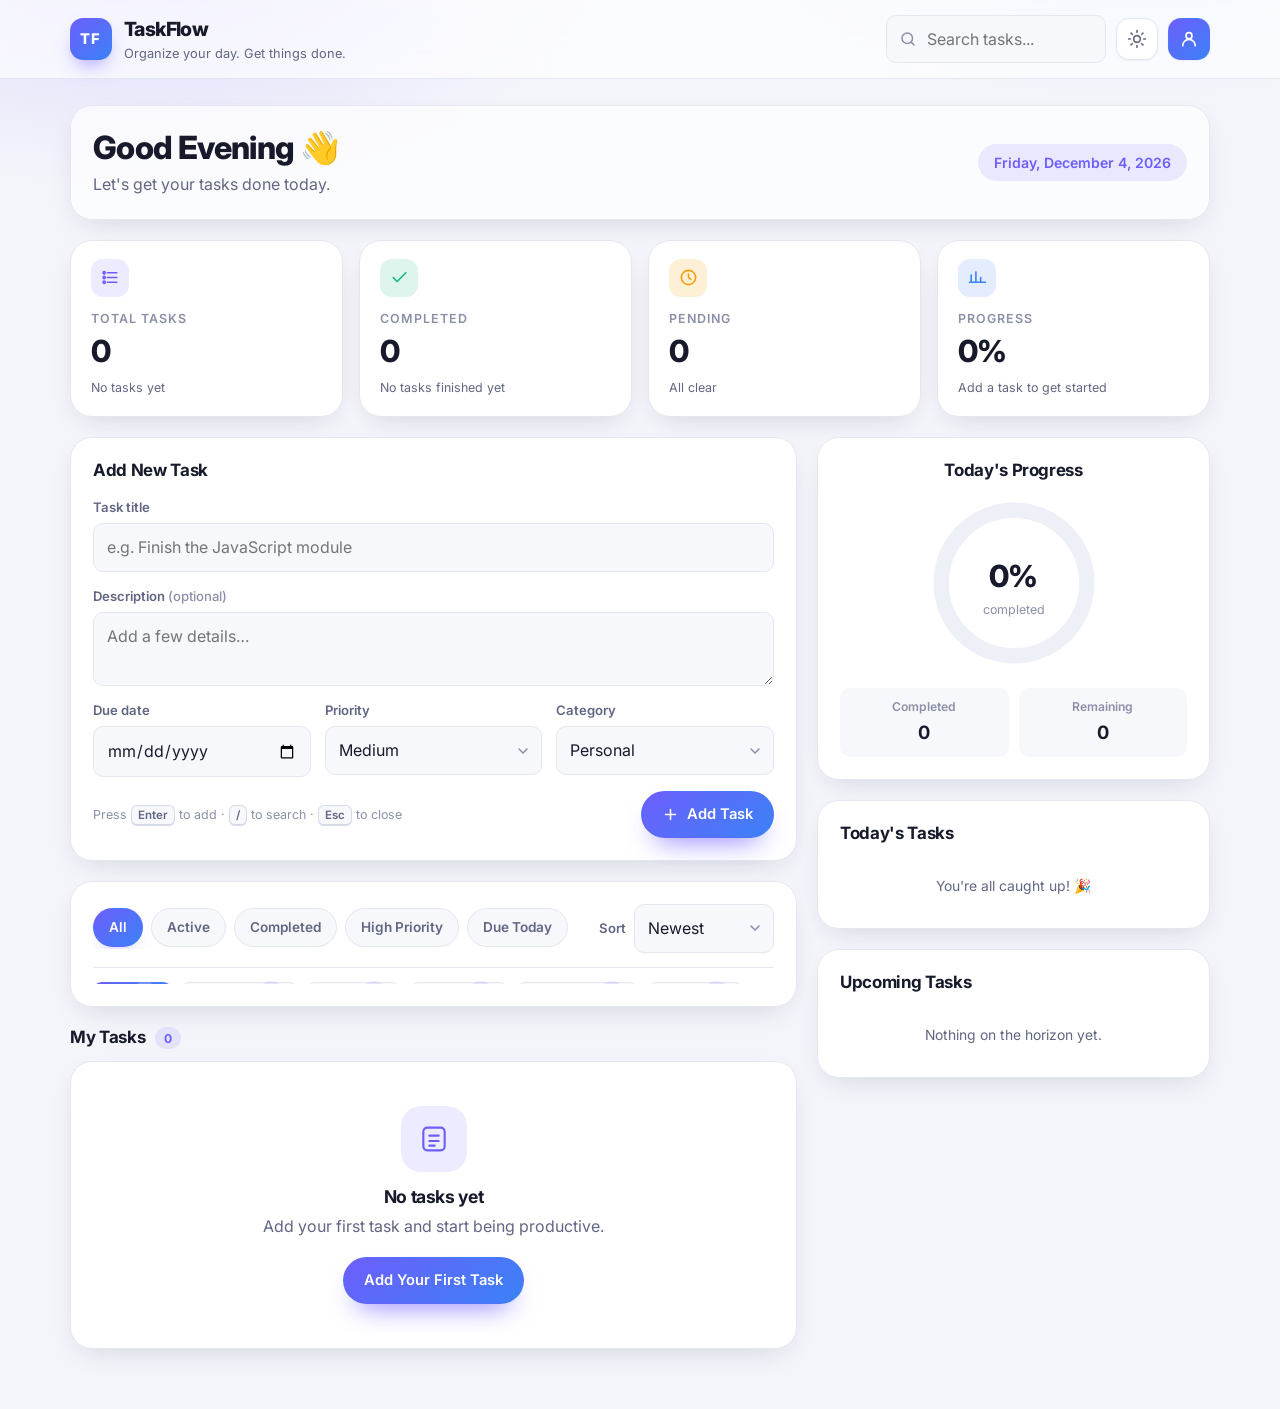
<file: todo-app/index.html>
<!DOCTYPE html>
<html lang="en" data-theme="light">
<head>
  <meta charset="UTF-8">
  <meta name="viewport" content="width=device-width, initial-scale=1.0">
  <title>TaskFlow — Organize your day. Get things done.</title>
  <meta name="description" content="TaskFlow is a modern to-do list app to organize your day and get things done.">
  <link rel="preconnect" href="https://fonts.googleapis.com">
  <link rel="preconnect" href="https://fonts.gstatic.com" crossorigin>
  <link href="https://fonts.googleapis.com/css2?family=Inter:wght@400;500;600;700;800&display=swap" rel="stylesheet">
  <link rel="stylesheet" href="style.css">
</head>
<body>
  <a class="skip-link" href="#main">Skip to content</a>

  <header class="app-header">
    <div class="container header-inner">
      <div class="brand">
        <span class="brand-mark" aria-hidden="true">TF</span>
        <span class="brand-text">
          <span class="brand-title">TaskFlow</span>
          <span class="brand-subtitle">Organize your day. Get things done.</span>
        </span>
      </div>

      <div class="header-actions">
        <div class="search-wrap header-search">
          <svg class="search-icon" viewBox="0 0 24 24" fill="none" stroke="currentColor" stroke-width="2" stroke-linecap="round" aria-hidden="true"><circle cx="11" cy="11" r="7"></circle><path d="m20 20-3.5-3.5"></path></svg>
          <input id="searchInput" type="search" placeholder="Search tasks..." aria-label="Search tasks" autocomplete="off">
        </div>
        <button id="themeToggle" class="icon-btn" type="button" aria-pressed="false" aria-label="Switch to dark mode" title="Toggle theme (T)">
          <svg class="icon-sun" viewBox="0 0 24 24" fill="none" stroke="currentColor" stroke-width="2" stroke-linecap="round" aria-hidden="true">
            <circle cx="12" cy="12" r="4"></circle>
            <path d="M12 2v2M12 20v2M4.9 4.9l1.4 1.4M17.7 17.7l1.4 1.4M2 12h2M20 12h2M4.9 19.1l1.4-1.4M17.7 6.3l1.4-1.4"></path>
          </svg>
          <svg class="icon-moon" viewBox="0 0 24 24" fill="none" stroke="currentColor" stroke-width="2" stroke-linecap="round" stroke-linejoin="round" aria-hidden="true">
            <path d="M21 12.8A9 9 0 1 1 11.2 3a7 7 0 0 0 9.8 9.8z"></path>
          </svg>
        </button>
        <button class="avatar-btn" type="button" aria-label="Your profile" title="Your profile">
          <svg viewBox="0 0 24 24" fill="none" stroke="currentColor" stroke-width="2" stroke-linecap="round" stroke-linejoin="round" aria-hidden="true">
            <circle cx="12" cy="8" r="3.6"></circle>
            <path d="M4.5 20a7.5 7.5 0 0 1 15 0"></path>
          </svg>
        </button>
      </div>
    </div>
  </header>

  <main class="container dashboard" id="main">
    <section class="welcome card glass" aria-labelledby="greeting">
      <div>
        <h1 class="welcome-title" id="greeting">Good Morning 👋</h1>
        <p class="welcome-sub">Let's get your tasks done today.</p>
      </div>
      <p class="welcome-date" id="todayDate"></p>
    </section>

    <section class="stats" aria-label="Task statistics">
      <article class="card stat-card">
        <span class="stat-icon stat-icon--total" aria-hidden="true">
          <svg viewBox="0 0 24 24" fill="none" stroke="currentColor" stroke-width="2" stroke-linecap="round" stroke-linejoin="round"><path d="M8 6h12M8 12h12M8 18h12"></path><circle cx="4" cy="6" r="1.4"></circle><circle cx="4" cy="12" r="1.4"></circle><circle cx="4" cy="18" r="1.4"></circle></svg>
        </span>
        <p class="stat-label">Total Tasks</p>
        <p class="stat-value" id="statTotal">0</p>
        <p class="stat-sub" id="statTotalSub">Nothing on your plate</p>
      </article>

      <article class="card stat-card">
        <span class="stat-icon stat-icon--done" aria-hidden="true">
          <svg viewBox="0 0 24 24" fill="none" stroke="currentColor" stroke-width="2" stroke-linecap="round" stroke-linejoin="round"><path d="M20 6 9 17l-5-5"></path></svg>
        </span>
        <p class="stat-label">Completed</p>
        <p class="stat-value" id="statCompleted">0</p>
        <p class="stat-sub" id="statCompletedSub">No tasks finished yet</p>
      </article>

      <article class="card stat-card">
        <span class="stat-icon stat-icon--pending" aria-hidden="true">
          <svg viewBox="0 0 24 24" fill="none" stroke="currentColor" stroke-width="2" stroke-linecap="round" stroke-linejoin="round"><circle cx="12" cy="12" r="9"></circle><path d="M12 7.5V12l3 2"></path></svg>
        </span>
        <p class="stat-label">Pending</p>
        <p class="stat-value" id="statPending">0</p>
        <p class="stat-sub" id="statPendingSub">All clear</p>
      </article>

      <article class="card stat-card">
        <span class="stat-icon stat-icon--progress" aria-hidden="true">
          <svg viewBox="0 0 24 24" fill="none" stroke="currentColor" stroke-width="2" stroke-linecap="round" stroke-linejoin="round"><path d="M4 18V9M10 18V5M16 18v-6M22 18H2"></path></svg>
        </span>
        <p class="stat-label">Progress</p>
        <p class="stat-value" id="statProgress">0%</p>
        <p class="stat-sub" id="statProgressSub">Add a task to get started</p>
      </article>
    </section>

    <div class="layout">
      <div class="layout-main">
        <section class="card compose" aria-labelledby="composeTitle">
          <h2 class="section-title" id="composeTitle">Add New Task</h2>
          <form id="taskForm" novalidate>
            <div class="field">
              <label for="taskTitle">Task title</label>
              <input id="taskTitle" name="title" type="text" maxlength="120" placeholder="e.g. Finish the JavaScript module" autocomplete="off">
              <p class="error" id="titleError" role="alert" hidden></p>
            </div>

            <div class="field">
              <label for="taskDescription">Description <span class="optional">(optional)</span></label>
              <textarea id="taskDescription" name="description" rows="2" maxlength="500" placeholder="Add a few details…"></textarea>
            </div>

            <div class="field-row">
              <div class="field">
                <label for="taskDueDate">Due date</label>
                <input id="taskDueDate" name="dueDate" type="date">
                <p class="error" id="dueDateError" role="alert" hidden></p>
              </div>
              <div class="field">
                <label for="taskPriority">Priority</label>
                <select id="taskPriority" name="priority">
                  <option value="low">Low</option>
                  <option value="medium" selected>Medium</option>
                  <option value="high">High</option>
                </select>
              </div>
              <div class="field">
                <label for="taskCategory">Category</label>
                <select id="taskCategory" name="category">
                  <option value="personal" selected>Personal</option>
                  <option value="work">Work</option>
                  <option value="study">Study</option>
                  <option value="shopping">Shopping</option>
                  <option value="other">Other</option>
                </select>
              </div>
            </div>

            <div class="compose-footer">
              <p class="hint">Press <kbd>Enter</kbd> to add · <kbd>/</kbd> to search · <kbd>Esc</kbd> to close</p>
              <button class="btn btn-primary" type="submit" id="addTaskBtn">
                <svg viewBox="0 0 24 24" fill="none" stroke="currentColor" stroke-width="2.2" stroke-linecap="round" aria-hidden="true"><path d="M12 5v14M5 12h14"></path></svg>
                Add Task
              </button>
            </div>
          </form>
        </section>

        <section class="card toolbar" aria-label="Filter and sort tasks">
          <div class="toolbar-row">
            <div class="chips" id="statusFilters" role="tablist" aria-label="Status filters">
              <button class="chip is-active" type="button" role="tab" aria-selected="true" data-filter="all">All</button>
              <button class="chip" type="button" role="tab" aria-selected="false" data-filter="active">Active</button>
              <button class="chip" type="button" role="tab" aria-selected="false" data-filter="completed">Completed</button>
              <button class="chip" type="button" role="tab" aria-selected="false" data-filter="high">High Priority</button>
              <button class="chip" type="button" role="tab" aria-selected="false" data-filter="today">Due Today</button>
            </div>

            <div class="sort-wrap">
              <label for="sortSelect">Sort</label>
              <select id="sortSelect">
                <option value="newest" selected>Newest</option>
                <option value="oldest">Oldest</option>
                <option value="priority">Priority</option>
                <option value="dueDate">Due Date</option>
              </select>
            </div>
          </div>

          <div class="chips chips--category" id="categoryFilters" aria-label="Category filters">
            <button class="chip is-active" type="button" data-category="all">All <span class="chip-count" data-count="all">0</span></button>
            <button class="chip" type="button" data-category="personal">Personal <span class="chip-count" data-count="personal">0</span></button>
            <button class="chip" type="button" data-category="work">Work <span class="chip-count" data-count="work">0</span></button>
            <button class="chip" type="button" data-category="study">Study <span class="chip-count" data-count="study">0</span></button>
            <button class="chip" type="button" data-category="shopping">Shopping <span class="chip-count" data-count="shopping">0</span></button>
            <button class="chip" type="button" data-category="other">Other <span class="chip-count" data-count="other">0</span></button>
          </div>
        </section>

        <section class="task-section" aria-labelledby="activeTitle">
          <div class="section-head">
            <h2 class="section-title" id="activeTitle">My Tasks <span class="badge-count" id="activeCount">0</span></h2>
          </div>
          <ul class="task-list" id="taskList"></ul>

          <div class="empty-state card" id="emptyState" hidden>
            <span class="empty-art" aria-hidden="true">
              <svg viewBox="0 0 24 24" fill="none" stroke="currentColor" stroke-width="1.6" stroke-linecap="round" stroke-linejoin="round"><rect x="4" y="3.5" width="16" height="17" rx="3"></rect><path d="M8.5 9.5h7M8.5 13.5h7M8.5 17h4"></path></svg>
            </span>
            <h3 id="emptyTitle">No tasks yet</h3>
            <p id="emptyText">Add your first task and start being productive.</p>
            <button class="btn btn-primary" type="button" id="emptyAddBtn">Add Your First Task</button>
          </div>
        </section>

        <section class="task-section" aria-labelledby="completedTitle" id="completedSection" hidden>
          <div class="section-head">
            <h2 class="section-title" id="completedTitle">Completed <span class="badge-count" id="completedCount">0</span></h2>
            <button class="btn btn-ghost btn-sm" type="button" id="clearCompletedBtn">Clear completed</button>
          </div>
          <ul class="task-list" id="completedList"></ul>
        </section>
      </div>

      <aside class="layout-side">
        <section class="card progress-card" aria-labelledby="progressTitle">
          <h2 class="section-title" id="progressTitle">Today's Progress</h2>
          <div class="ring-wrap">
            <svg class="ring" viewBox="0 0 120 120" role="img" aria-labelledby="ringLabel">
              <title id="ringLabel">Completion progress</title>
              <circle class="ring-track" cx="60" cy="60" r="52"></circle>
              <circle class="ring-value" id="progressRing" cx="60" cy="60" r="52"></circle>
            </svg>
            <div class="ring-center">
              <p class="ring-percent" id="progressPercent">0%</p>
              <p class="ring-caption">completed</p>
            </div>
          </div>
          <dl class="progress-legend">
            <div><dt>Completed</dt><dd id="progressCompleted">0</dd></div>
            <div><dt>Remaining</dt><dd id="progressRemaining">0</dd></div>
          </dl>
        </section>

        <section class="card list-card" aria-labelledby="todayTitle">
          <h2 class="section-title" id="todayTitle">Today's Tasks</h2>
          <ul class="mini-list" id="todayList"></ul>
          <p class="mini-empty" id="todayEmpty">You're all caught up! 🎉</p>
        </section>

        <section class="card list-card" aria-labelledby="upcomingTitle">
          <h2 class="section-title" id="upcomingTitle">Upcoming Tasks</h2>
          <ul class="mini-list" id="upcomingList"></ul>
          <p class="mini-empty" id="upcomingEmpty">Nothing on the horizon yet.</p>
        </section>
      </aside>
    </div>
  </main>

  <!-- Edit modal -->
  <div class="modal-backdrop" id="editModal" hidden>
    <div class="modal card" role="dialog" aria-modal="true" aria-labelledby="editModalTitle">
      <header class="modal-head">
        <h2 id="editModalTitle">Edit Task</h2>
        <button class="icon-btn icon-btn--sm" type="button" data-close-modal aria-label="Close">
          <svg viewBox="0 0 24 24" fill="none" stroke="currentColor" stroke-width="2" stroke-linecap="round" aria-hidden="true"><path d="M6 6l12 12M18 6 6 18"></path></svg>
        </button>
      </header>

      <form id="editForm" novalidate>
        <div class="field">
          <label for="editTitle">Task title</label>
          <input id="editTitle" type="text" maxlength="120" autocomplete="off">
          <p class="error" id="editTitleError" role="alert" hidden></p>
        </div>
        <div class="field">
          <label for="editDescription">Description</label>
          <textarea id="editDescription" rows="3" maxlength="500"></textarea>
        </div>
        <div class="field-row">
          <div class="field">
            <label for="editDueDate">Due date</label>
            <input id="editDueDate" type="date">
          </div>
          <div class="field">
            <label for="editPriority">Priority</label>
            <select id="editPriority">
              <option value="low">Low</option>
              <option value="medium">Medium</option>
              <option value="high">High</option>
            </select>
          </div>
          <div class="field">
            <label for="editCategory">Category</label>
            <select id="editCategory">
              <option value="personal">Personal</option>
              <option value="work">Work</option>
              <option value="study">Study</option>
              <option value="shopping">Shopping</option>
              <option value="other">Other</option>
            </select>
          </div>
        </div>
        <footer class="modal-foot">
          <button class="btn btn-ghost" type="button" data-close-modal>Cancel</button>
          <button class="btn btn-primary" type="submit">Save Changes</button>
        </footer>
      </form>
    </div>
  </div>

  <!-- Delete modal -->
  <div class="modal-backdrop" id="deleteModal" hidden>
    <div class="modal modal--sm card" role="dialog" aria-modal="true" aria-labelledby="deleteModalTitle" aria-describedby="deleteModalText">
      <div class="danger-art" aria-hidden="true">
        <svg viewBox="0 0 24 24" fill="none" stroke="currentColor" stroke-width="2" stroke-linecap="round" stroke-linejoin="round"><path d="M4 7h16M9 7V5.5A1.5 1.5 0 0 1 10.5 4h3A1.5 1.5 0 0 1 15 5.5V7"></path><path d="M6.5 7l.8 12A2 2 0 0 0 9.3 21h5.4a2 2 0 0 0 2-1.9l.8-12"></path></svg>
      </div>
      <h2 id="deleteModalTitle">Delete Task?</h2>
      <p id="deleteModalText">Are you sure you want to delete this task? This action cannot be undone.</p>
      <footer class="modal-foot modal-foot--center">
        <button class="btn btn-ghost" type="button" data-close-modal>Cancel</button>
        <button class="btn btn-danger" type="button" id="confirmDeleteBtn">Delete</button>
      </footer>
    </div>
  </div>

  <div class="toast-stack" id="toastStack" role="status" aria-live="polite" aria-atomic="false"></div>

  <script src="script.js"></script>
</body>
</html>
</file>
<file: todo-app/style.css>
/* ==========================================================================
   TaskFlow — design tokens
   ========================================================================== */
:root {
  --accent: #6d5efc;
  --accent-strong: #5a4bf0;
  --accent-soft: rgba(109, 94, 252, 0.12);
  --blue: #3b82f6;

  --bg: #f4f5fb;
  --bg-glow-1: rgba(109, 94, 252, 0.18);
  --bg-glow-2: rgba(59, 130, 246, 0.16);
  --surface: #ffffff;
  --surface-2: #f7f8fc;
  --surface-3: #eef0f8;
  --glass: rgba(255, 255, 255, 0.65);
  --border: #e5e7f0;
  --border-strong: #d6d9e8;

  --text: #171a2b;
  --text-muted: #616684;
  --text-faint: #8b90a8;

  --low: #10b981;
  --low-soft: rgba(16, 185, 129, 0.14);
  --medium: #f59e0b;
  --medium-soft: rgba(245, 158, 11, 0.16);
  --high: #ef4444;
  --high-soft: rgba(239, 68, 68, 0.14);

  --radius-sm: 10px;
  --radius: 16px;
  --radius-lg: 22px;
  --shadow-sm: 0 1px 2px rgba(23, 26, 43, 0.06);
  --shadow: 0 10px 30px -12px rgba(23, 26, 43, 0.18);
  --shadow-lg: 0 26px 60px -22px rgba(23, 26, 43, 0.32);
  --ring: 0 0 0 4px rgba(109, 94, 252, 0.22);

  --ease: cubic-bezier(0.4, 0, 0.2, 1);
  --speed: 220ms;
}

[data-theme="dark"] {
  --accent: #8b7dff;
  --accent-strong: #a396ff;
  --accent-soft: rgba(139, 125, 255, 0.16);

  --bg: #0d0f1a;
  --bg-glow-1: rgba(109, 94, 252, 0.26);
  --bg-glow-2: rgba(59, 130, 246, 0.18);
  --surface: #161a29;
  --surface-2: #1b2032;
  --surface-3: #222840;
  --glass: rgba(28, 33, 51, 0.62);
  --border: #262c42;
  --border-strong: #333a56;

  --text: #eef0f8;
  --text-muted: #a6accb;
  --text-faint: #7d84a3;

  --shadow-sm: 0 1px 2px rgba(0, 0, 0, 0.4);
  --shadow: 0 14px 34px -14px rgba(0, 0, 0, 0.7);
  --shadow-lg: 0 30px 70px -24px rgba(0, 0, 0, 0.8);
  --ring: 0 0 0 4px rgba(139, 125, 255, 0.28);
}

/* ==========================================================================
   Base
   ========================================================================== */
*,
*::before,
*::after { box-sizing: border-box; }

html { scroll-behavior: smooth; }

body {
  margin: 0;
  min-height: 100vh;
  font-family: "Inter", system-ui, -apple-system, "Segoe UI", sans-serif;
  color: var(--text);
  background: var(--bg);
  line-height: 1.55;
  -webkit-font-smoothing: antialiased;
  overflow-x: hidden;
  transition: background var(--speed) var(--ease), color var(--speed) var(--ease);
}

body::before {
  content: "";
  position: fixed;
  inset: -20% -10% auto -10%;
  height: 70vh;
  background:
    radial-gradient(42% 55% at 18% 20%, var(--bg-glow-1), transparent 70%),
    radial-gradient(38% 50% at 82% 8%, var(--bg-glow-2), transparent 72%);
  pointer-events: none;
  z-index: 0;
}

h1, h2, h3 { margin: 0; line-height: 1.25; letter-spacing: -0.02em; }
p { margin: 0; }
ul { margin: 0; padding: 0; list-style: none; }
button { font: inherit; color: inherit; cursor: pointer; }
input, textarea, select { font: inherit; color: inherit; }

:focus-visible {
  outline: 2px solid var(--accent);
  outline-offset: 2px;
}

.skip-link {
  position: absolute;
  left: -9999px;
  top: 0;
  padding: 10px 16px;
  background: var(--surface);
  border-radius: 0 0 var(--radius-sm) 0;
  z-index: 60;
}
.skip-link:focus { left: 0; }

.container {
  width: 100%;
  max-width: 1180px;
  margin: 0 auto;
  padding: 0 20px;
  position: relative;
  z-index: 1;
}

.card {
  background: var(--surface);
  border: 1px solid var(--border);
  border-radius: var(--radius-lg);
  box-shadow: var(--shadow);
  padding: 22px;
}

.glass {
  background: var(--glass);
  backdrop-filter: blur(16px) saturate(160%);
  -webkit-backdrop-filter: blur(16px) saturate(160%);
}

/* ==========================================================================
   Header
   ========================================================================== */
.app-header {
  position: sticky;
  top: 0;
  z-index: 30;
  background: var(--glass);
  backdrop-filter: blur(18px) saturate(160%);
  -webkit-backdrop-filter: blur(18px) saturate(160%);
  border-bottom: 1px solid var(--border);
}

.header-inner {
  display: flex;
  align-items: center;
  justify-content: space-between;
  gap: 16px;
  padding-block: 14px;
}

.brand { display: flex; align-items: center; gap: 12px; min-width: 0; }

.brand-mark {
  display: grid;
  place-items: center;
  width: 42px;
  height: 42px;
  flex: none;
  border-radius: 13px;
  color: #fff;
  background: linear-gradient(140deg, var(--accent), var(--blue));
  box-shadow: 0 10px 22px -10px var(--accent);
  font-size: 0.92rem;
  font-weight: 800;
  letter-spacing: 0.08em;
}
.brand-mark svg { width: 22px; height: 22px; }

.brand-text { display: flex; flex-direction: column; min-width: 0; }
.brand-title { font-size: 1.22rem; font-weight: 800; letter-spacing: -0.03em; }
.brand-subtitle { font-size: 0.8rem; color: var(--text-muted); }

.header-actions { display: flex; align-items: center; gap: 10px; min-width: 0; }
.header-search { width: 220px; max-width: 100%; flex: none; }

.icon-btn,
.avatar-btn {
  display: grid;
  place-items: center;
  width: 42px;
  height: 42px;
  border-radius: 13px;
  border: 1px solid var(--border);
  background: var(--surface);
  color: var(--text-muted);
  box-shadow: var(--shadow-sm);
  transition: transform var(--speed) var(--ease), color var(--speed) var(--ease),
    border-color var(--speed) var(--ease), background var(--speed) var(--ease);
}
.icon-btn:hover,
.avatar-btn:hover {
  color: var(--accent);
  border-color: var(--accent);
  transform: translateY(-2px);
}
.icon-btn svg,
.avatar-btn svg { width: 20px; height: 20px; }
.icon-btn--sm { width: 34px; height: 34px; border-radius: 10px; }
.icon-btn--sm svg { width: 16px; height: 16px; }

.icon-moon { display: none; }
[data-theme="dark"] .icon-sun { display: none; }
[data-theme="dark"] .icon-moon { display: block; }

.avatar-btn {
  color: #fff;
  border-color: transparent;
  background: linear-gradient(140deg, var(--accent), var(--blue));
}
.avatar-btn:hover { color: #fff; border-color: transparent; }

/* ==========================================================================
   Dashboard layout
   ========================================================================== */
.dashboard {
  display: flex;
  flex-direction: column;
  gap: 20px;
  padding-block: 26px 60px;
  animation: page-in 480ms var(--ease) both;
}

.welcome {
  display: flex;
  align-items: center;
  justify-content: space-between;
  gap: 18px;
  flex-wrap: wrap;
}
.welcome-title { font-size: clamp(1.5rem, 3.2vw, 2rem); font-weight: 800; }
.welcome-sub { color: var(--text-muted); margin-top: 4px; }
.welcome-date {
  font-size: 0.88rem;
  font-weight: 600;
  color: var(--accent);
  background: var(--accent-soft);
  border-radius: 999px;
  padding: 8px 16px;
  white-space: nowrap;
}

.stats {
  display: grid;
  grid-template-columns: repeat(4, minmax(0, 1fr));
  gap: 16px;
}

.stat-card {
  padding: 18px 20px;
  transition: transform var(--speed) var(--ease), box-shadow var(--speed) var(--ease);
}
.stat-card:hover { transform: translateY(-4px); box-shadow: var(--shadow-lg); }

.stat-icon {
  display: grid;
  place-items: center;
  width: 38px;
  height: 38px;
  border-radius: 12px;
  margin-bottom: 12px;
}
.stat-icon svg { width: 19px; height: 19px; }
.stat-icon--total { color: var(--accent); background: var(--accent-soft); }
.stat-icon--done { color: var(--low); background: var(--low-soft); }
.stat-icon--pending { color: var(--medium); background: var(--medium-soft); }
.stat-icon--progress { color: var(--blue); background: rgba(59, 130, 246, 0.14); }

.stat-label {
  font-size: 0.78rem;
  font-weight: 600;
  text-transform: uppercase;
  letter-spacing: 0.08em;
  color: var(--text-faint);
}
.stat-value { font-size: 1.9rem; font-weight: 800; letter-spacing: -0.03em; }
.stat-sub { margin-top: 3px; font-size: 0.78rem; color: var(--text-muted); }

.layout {
  display: grid;
  grid-template-columns: minmax(0, 1.85fr) minmax(0, 1fr);
  gap: 20px;
  align-items: start;
}
.layout-main,
.layout-side { display: flex; flex-direction: column; gap: 20px; min-width: 0; }
.layout-side { position: sticky; top: 92px; }

.section-title { font-size: 1.06rem; font-weight: 700; }
.section-head {
  display: flex;
  align-items: center;
  justify-content: space-between;
  gap: 12px;
  margin-bottom: 12px;
}
.badge-count {
  display: inline-grid;
  place-items: center;
  min-width: 26px;
  height: 22px;
  padding: 0 7px;
  margin-left: 6px;
  font-size: 0.76rem;
  font-weight: 700;
  color: var(--accent);
  background: var(--accent-soft);
  border-radius: 999px;
}

/* ==========================================================================
   Forms
   ========================================================================== */
.field { display: flex; flex-direction: column; gap: 6px; min-width: 0; }
.compose form { display: flex; flex-direction: column; gap: 14px; margin-top: 16px; }
.field-row {
  display: grid;
  grid-template-columns: repeat(3, minmax(0, 1fr));
  gap: 14px;
}

label {
  font-size: 0.82rem;
  font-weight: 600;
  color: var(--text-muted);
}
.optional { font-weight: 500; color: var(--text-faint); }

input[type="text"],
input[type="search"],
input[type="date"],
textarea,
select {
  width: 100%;
  padding: 11px 13px;
  background: var(--surface-2);
  border: 1px solid var(--border);
  border-radius: var(--radius-sm);
  transition: border-color var(--speed) var(--ease), box-shadow var(--speed) var(--ease),
    background var(--speed) var(--ease);
}
textarea { resize: vertical; min-height: 46px; }

select {
  appearance: none;
  background-image: url("data:image/svg+xml,%3Csvg xmlns='http://www.w3.org/2000/svg' viewBox='0 0 24 24' fill='none' stroke='%23888fa8' stroke-width='2.2' stroke-linecap='round'%3E%3Cpath d='m6 9 6 6 6-6'/%3E%3C/svg%3E");
  background-repeat: no-repeat;
  background-position: right 10px center;
  background-size: 16px;
  padding-right: 34px;
}

input:focus,
textarea:focus,
select:focus {
  outline: none;
  border-color: var(--accent);
  box-shadow: var(--ring);
  background: var(--surface);
}

input.is-invalid,
textarea.is-invalid {
  border-color: var(--high);
  box-shadow: 0 0 0 4px var(--high-soft);
}

.error { font-size: 0.78rem; font-weight: 500; color: var(--high); }

.compose-footer {
  display: flex;
  align-items: center;
  justify-content: space-between;
  gap: 14px;
  flex-wrap: wrap;
}
.hint { font-size: 0.78rem; color: var(--text-faint); }
kbd {
  font-family: inherit;
  font-size: 0.72rem;
  font-weight: 600;
  padding: 2px 6px;
  border: 1px solid var(--border-strong);
  border-bottom-width: 2px;
  border-radius: 6px;
  background: var(--surface-2);
  color: var(--text-muted);
}

/* Buttons */
.btn {
  display: inline-flex;
  align-items: center;
  justify-content: center;
  gap: 8px;
  padding: 11px 20px;
  font-size: 0.92rem;
  font-weight: 600;
  border: 1px solid transparent;
  border-radius: 999px;
  transition: transform var(--speed) var(--ease), box-shadow var(--speed) var(--ease),
    background var(--speed) var(--ease), color var(--speed) var(--ease);
}
.btn svg { width: 17px; height: 17px; }
.btn:hover { transform: translateY(-2px); }
.btn:active { transform: translateY(0); }
.btn-sm { padding: 7px 14px; font-size: 0.82rem; }

.btn-primary {
  color: #fff;
  background: linear-gradient(140deg, var(--accent), var(--blue));
  box-shadow: 0 14px 28px -14px var(--accent);
}
.btn-primary:hover { box-shadow: 0 18px 34px -14px var(--accent); }

.btn-ghost {
  color: var(--text-muted);
  background: var(--surface-2);
  border-color: var(--border);
}
.btn-ghost:hover { color: var(--text); background: var(--surface-3); }

.btn-danger {
  color: #fff;
  background: var(--high);
  box-shadow: 0 14px 28px -14px var(--high);
}

/* ==========================================================================
   Toolbar: search / filters / sort
   ========================================================================== */
.toolbar { display: flex; flex-direction: column; gap: 14px; }

.search-wrap { position: relative; }
.search-icon {
  position: absolute;
  left: 13px;
  top: 50%;
  transform: translateY(-50%);
  width: 18px;
  height: 18px;
  color: var(--text-faint);
  pointer-events: none;
}
.search-wrap input { padding-left: 40px; }

.toolbar-row {
  display: flex;
  align-items: center;
  justify-content: space-between;
  gap: 14px;
  flex-wrap: wrap;
}

.chips {
  display: flex;
  flex: 1 1 0;
  min-width: 0;
  gap: 8px;
  overflow-x: auto;
  -webkit-overflow-scrolling: touch;
  scrollbar-width: none;
  padding-bottom: 2px;
}
.chips::-webkit-scrollbar { display: none; }
.chips--category { border-top: 1px solid var(--border); padding-top: 14px; }

.chip {
  display: inline-flex;
  align-items: center;
  gap: 7px;
  white-space: nowrap;
  padding: 8px 15px;
  font-size: 0.85rem;
  font-weight: 600;
  color: var(--text-muted);
  background: var(--surface-2);
  border: 1px solid var(--border);
  border-radius: 999px;
  transition: all var(--speed) var(--ease);
}
.chip:hover { color: var(--accent); border-color: var(--accent); }
.chip.is-active {
  color: #fff;
  background: linear-gradient(140deg, var(--accent), var(--blue));
  border-color: transparent;
  box-shadow: 0 10px 22px -14px var(--accent);
}

.chip-count {
  font-size: 0.72rem;
  font-weight: 700;
  padding: 1px 7px;
  border-radius: 999px;
  background: var(--accent-soft);
  color: var(--accent);
}
.chip.is-active .chip-count { background: rgba(255, 255, 255, 0.22); color: #fff; }

.sort-wrap { display: flex; align-items: center; gap: 8px; }
.sort-wrap select { width: auto; min-width: 140px; }

/* ==========================================================================
   Task cards
   ========================================================================== */
.task-list { display: flex; flex-direction: column; gap: 12px; }

.task {
  display: flex;
  align-items: flex-start;
  gap: 14px;
  padding: 16px 18px;
  background: var(--surface);
  border: 1px solid var(--border);
  border-radius: var(--radius);
  box-shadow: var(--shadow-sm);
  animation: task-in 320ms var(--ease) both;
  transition: transform var(--speed) var(--ease), box-shadow var(--speed) var(--ease),
    border-color var(--speed) var(--ease), opacity var(--speed) var(--ease);
}
.task:hover { transform: translateY(-3px); box-shadow: var(--shadow); border-color: var(--border-strong); }
.task.is-removing { animation: task-out 260ms var(--ease) both; }
.task.is-completed { opacity: 0.66; background: var(--surface-2); }
.task.is-due-soon { border-left: 3px solid var(--medium); }
.task.is-overdue { border-left: 3px solid var(--high); }

.task-check {
  position: relative;
  flex: none;
  width: 22px;
  height: 22px;
  margin-top: 3px;
  border-radius: 7px;
  border: 2px solid var(--border-strong);
  background: transparent;
  display: grid;
  place-items: center;
  color: transparent;
  transition: all var(--speed) var(--ease);
}
.task-check svg { width: 13px; height: 13px; }
.task-check:hover { border-color: var(--accent); }
.task.is-completed .task-check {
  color: #fff;
  border-color: transparent;
  background: linear-gradient(140deg, var(--low), #34d399);
  animation: pop 260ms var(--ease);
}

.task-body { flex: 1; min-width: 0; display: flex; flex-direction: column; gap: 6px; }
.task-title {
  font-size: 0.99rem;
  font-weight: 650;
  word-break: break-word;
}
.task.is-completed .task-title { text-decoration: line-through; color: var(--text-faint); }
.task-desc { font-size: 0.87rem; color: var(--text-muted); word-break: break-word; }
.task.is-completed .task-desc { color: var(--text-faint); }

.task-meta { display: flex; flex-wrap: wrap; align-items: center; gap: 8px; margin-top: 2px; }

.tag {
  display: inline-flex;
  align-items: center;
  gap: 5px;
  font-size: 0.74rem;
  font-weight: 600;
  padding: 4px 10px;
  border-radius: 999px;
  background: var(--surface-3);
  color: var(--text-muted);
}
.tag svg { width: 13px; height: 13px; }
.tag--low { color: var(--low); background: var(--low-soft); }
.tag--medium { color: var(--medium); background: var(--medium-soft); }
.tag--high { color: var(--high); background: var(--high-soft); }
.tag--category { color: var(--accent); background: var(--accent-soft); }
.tag--overdue { color: var(--high); background: var(--high-soft); }
.tag--due-soon { color: var(--medium); background: var(--medium-soft); }
.tag--created { color: var(--text-faint); background: transparent; padding-inline: 2px; }

.task-actions { display: flex; gap: 6px; flex: none; }
.action-btn {
  display: grid;
  place-items: center;
  width: 34px;
  height: 34px;
  border-radius: 10px;
  border: 1px solid transparent;
  background: var(--surface-2);
  color: var(--text-faint);
  transition: all var(--speed) var(--ease);
}
.action-btn svg { width: 16px; height: 16px; }
.action-btn:hover { color: var(--accent); border-color: var(--accent); background: var(--accent-soft); }
.action-btn--danger:hover { color: var(--high); border-color: var(--high); background: var(--high-soft); }

/* Empty state */
.empty-state {
  text-align: center;
  padding: 44px 26px;
  animation: task-in 320ms var(--ease) both;
}
.empty-art {
  display: inline-grid;
  place-items: center;
  width: 66px;
  height: 66px;
  margin-bottom: 14px;
  border-radius: 20px;
  color: var(--accent);
  background: var(--accent-soft);
}
.empty-art svg { width: 32px; height: 32px; }
.empty-state h3 { font-size: 1.1rem; }
.empty-state p { color: var(--text-muted); margin: 6px 0 18px; }

/* ==========================================================================
   Sidebar cards
   ========================================================================== */
.progress-card { text-align: center; }
.ring-wrap { position: relative; width: 168px; margin: 18px auto 8px; }
.ring { width: 100%; transform: rotate(-90deg); }
.ring-track,
.ring-value {
  fill: none;
  stroke-width: 11;
  stroke-linecap: round;
}
.ring-track { stroke: var(--surface-3); }
.ring-value {
  stroke: var(--accent);
  stroke-dasharray: 326.7;
  stroke-dashoffset: 326.7;
  transition: stroke-dashoffset 700ms var(--ease);
}
.ring-center {
  position: absolute;
  inset: 0;
  display: grid;
  place-content: center;
}
.ring-percent { font-size: 1.9rem; font-weight: 800; letter-spacing: -0.03em; }
.ring-caption { font-size: 0.78rem; color: var(--text-faint); }

.progress-legend {
  display: grid;
  grid-template-columns: 1fr 1fr;
  gap: 10px;
  margin: 14px 0 0;
}
.progress-legend > div {
  background: var(--surface-2);
  border-radius: var(--radius-sm);
  padding: 10px;
}
.progress-legend dt { font-size: 0.76rem; color: var(--text-faint); font-weight: 600; }
.progress-legend dd { margin: 2px 0 0; font-size: 1.15rem; font-weight: 700; }

.list-card { display: flex; flex-direction: column; gap: 12px; }
.mini-list { display: flex; flex-direction: column; gap: 8px; }
.mini-item {
  display: flex;
  align-items: center;
  gap: 10px;
  padding: 10px 12px;
  border-radius: var(--radius-sm);
  background: var(--surface-2);
  border: 1px solid transparent;
  transition: all var(--speed) var(--ease);
}
.mini-item:hover { border-color: var(--accent); transform: translateX(3px); }
.mini-dot { width: 9px; height: 9px; border-radius: 50%; flex: none; }
.mini-dot--low { background: var(--low); }
.mini-dot--medium { background: var(--medium); }
.mini-dot--high { background: var(--high); }
.mini-text { flex: 1; min-width: 0; }
.mini-title {
  font-size: 0.87rem;
  font-weight: 600;
  white-space: nowrap;
  overflow: hidden;
  text-overflow: ellipsis;
}
.mini-item.is-completed .mini-title { text-decoration: line-through; color: var(--text-faint); }
.mini-sub { font-size: 0.74rem; color: var(--text-faint); }
.mini-item.is-soon .mini-sub { color: var(--medium); font-weight: 600; }
.mini-empty { font-size: 0.87rem; color: var(--text-muted); text-align: center; padding: 8px 0; }

/* ==========================================================================
   Modals
   ========================================================================== */
.modal-backdrop {
  position: fixed;
  inset: 0;
  z-index: 50;
  display: grid;
  place-items: center;
  padding: 20px;
  background: rgba(13, 15, 26, 0.55);
  backdrop-filter: blur(6px);
  -webkit-backdrop-filter: blur(6px);
  animation: fade-in 180ms var(--ease) both;
}
.modal-backdrop[hidden] { display: none; }

.modal {
  width: min(560px, 100%);
  max-height: calc(100vh - 40px);
  overflow-y: auto;
  box-shadow: var(--shadow-lg);
  animation: modal-in 260ms var(--ease) both;
}
.modal--sm { width: min(400px, 100%); text-align: center; }
.modal form { display: flex; flex-direction: column; gap: 14px; }

.modal-head {
  display: flex;
  align-items: center;
  justify-content: space-between;
  gap: 12px;
  margin-bottom: 16px;
}
.modal-head h2 { font-size: 1.12rem; font-weight: 700; }
.modal-foot { display: flex; justify-content: flex-end; gap: 10px; margin-top: 4px; }
.modal-foot--center { justify-content: center; margin-top: 20px; }

.modal--sm h2 { font-size: 1.08rem; }
.modal--sm p { color: var(--text-muted); margin-top: 6px; }
.danger-art {
  display: inline-grid;
  place-items: center;
  width: 56px;
  height: 56px;
  margin-bottom: 14px;
  border-radius: 18px;
  color: var(--high);
  background: var(--high-soft);
}
.danger-art svg { width: 26px; height: 26px; }

/* ==========================================================================
   Toasts
   ========================================================================== */
.toast-stack {
  position: fixed;
  right: 20px;
  bottom: 20px;
  z-index: 60;
  display: flex;
  flex-direction: column;
  gap: 10px;
  pointer-events: none;
}

.toast {
  display: flex;
  align-items: center;
  gap: 10px;
  min-width: 230px;
  max-width: 340px;
  padding: 13px 16px;
  font-size: 0.88rem;
  font-weight: 600;
  color: var(--text);
  background: var(--surface);
  border: 1px solid var(--border);
  border-left: 3px solid var(--accent);
  border-radius: var(--radius-sm);
  box-shadow: var(--shadow-lg);
  animation: toast-in 300ms var(--ease) both;
}
.toast.is-leaving { animation: toast-out 260ms var(--ease) both; }
.toast-icon { flex: none; display: grid; place-items: center; width: 22px; height: 22px; }
.toast-icon svg { width: 18px; height: 18px; }
.toast--success { border-left-color: var(--low); }
.toast--success .toast-icon { color: var(--low); }
.toast--info { border-left-color: var(--blue); }
.toast--info .toast-icon { color: var(--blue); }
.toast--danger { border-left-color: var(--high); }
.toast--danger .toast-icon { color: var(--high); }

/* ==========================================================================
   Animations
   ========================================================================== */
@keyframes page-in {
  from { opacity: 0; transform: translateY(12px); }
  to { opacity: 1; transform: none; }
}
@keyframes task-in {
  from { opacity: 0; transform: translateY(10px) scale(0.985); }
  to { opacity: 1; transform: none; }
}
@keyframes task-out {
  to { opacity: 0; transform: translateX(30px) scale(0.96); }
}
@keyframes modal-in {
  from { opacity: 0; transform: translateY(16px) scale(0.97); }
  to { opacity: 1; transform: none; }
}
@keyframes fade-in { from { opacity: 0; } to { opacity: 1; } }
@keyframes toast-in {
  from { opacity: 0; transform: translateX(24px) scale(0.96); }
  to { opacity: 1; transform: none; }
}
@keyframes toast-out {
  to { opacity: 0; transform: translateX(24px) scale(0.96); }
}
@keyframes pop {
  0% { transform: scale(0.7); }
  60% { transform: scale(1.14); }
  100% { transform: scale(1); }
}

/* ==========================================================================
   Responsive
   ========================================================================== */
@media (max-width: 1024px) {
  .layout { grid-template-columns: minmax(0, 1fr); }
  .layout-side { position: static; }
}

@media (max-width: 760px) {
  .header-inner { flex-wrap: wrap; }
  .header-actions { flex: 1 1 100%; flex-wrap: wrap; width: 100%; }
  .header-search { width: 100%; max-width: none; flex: 1 1 100%; }
  .stats { grid-template-columns: repeat(2, minmax(0, 1fr)); }
  .field-row { grid-template-columns: minmax(0, 1fr); }
  .brand-subtitle { display: none; }
  .welcome { flex-direction: column; align-items: flex-start; }
  .toolbar-row { flex-direction: column; align-items: stretch; }
  .sort-wrap select { width: 100%; }
  .compose-footer { flex-direction: column-reverse; align-items: stretch; }
  .compose-footer .btn { width: 100%; }
  .hint { text-align: center; }
  .task { flex-wrap: wrap; }
  .task-actions { width: 100%; justify-content: flex-end; }
  .action-btn { width: 42px; height: 42px; }
  .task-check { width: 26px; height: 26px; }
  .toast-stack { left: 16px; right: 16px; bottom: 16px; }
  .toast { max-width: none; }
  .modal { max-height: calc(100vh - 32px); }
  .container { padding: 0 16px; }
}

@media (max-width: 420px) {
  .stats { grid-template-columns: minmax(0, 1fr); }
}

@media (prefers-reduced-motion: reduce) {
  *,
  *::before,
  *::after {
    animation-duration: 0.01ms !important;
    animation-iteration-count: 1 !important;
    transition-duration: 0.01ms !important;
  }
  html { scroll-behavior: auto; }
}
</file>
